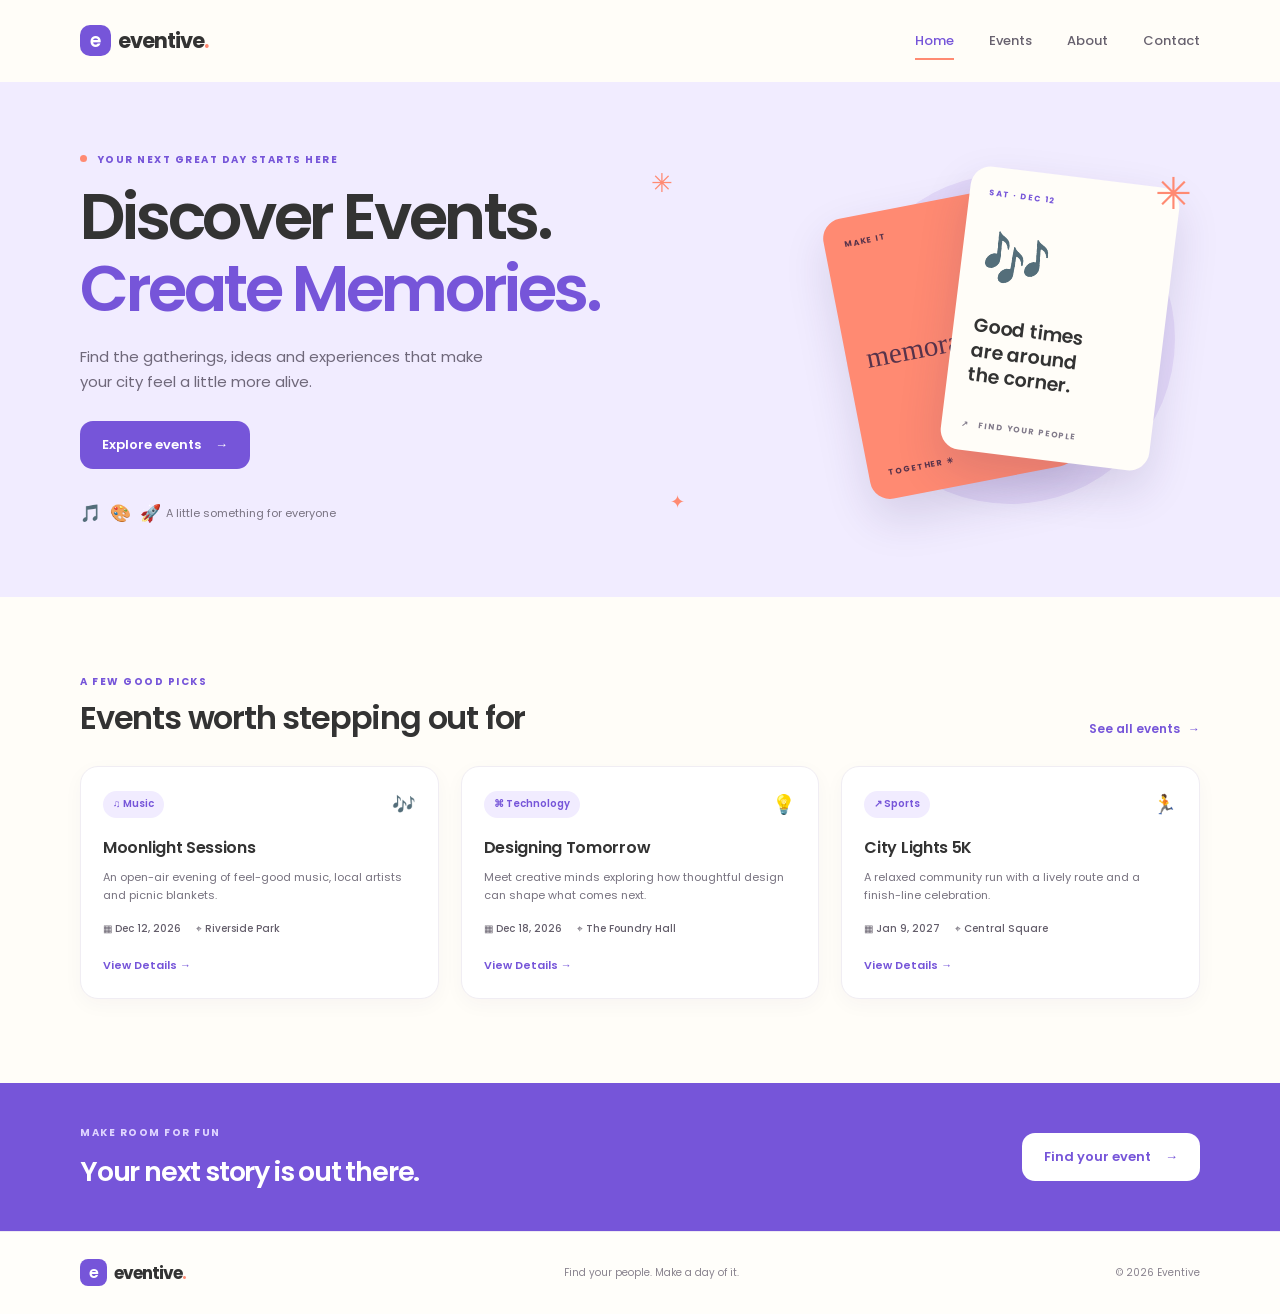
<file: index.html>
<!DOCTYPE html>
<html lang="en">
<head>
  <meta charset="UTF-8">
  <meta name="viewport" content="width=device-width, initial-scale=1.0">
  <meta name="description" content="Discover local music, technology, sports and creative events with Eventive.">
  <title>Eventive | Discover Events. Create Memories.</title>
  <link rel="preconnect" href="https://fonts.googleapis.com">
  <link rel="preconnect" href="https://fonts.gstatic.com" crossorigin>
  <link href="https://fonts.googleapis.com/css2?family=Poppins:wght@400;500;600;700&display=swap" rel="stylesheet">
  <link rel="stylesheet" href="style.css">
  <script src="script.js" defer></script>
</head>
<body>
  <header class="site-header">
    <div class="container nav-wrap">
      <a class="brand" href="index.html" aria-label="Eventive home"><span class="brand-mark">e</span>eventive<span class="brand-dot">.</span></a>
      <button class="menu-toggle" type="button" aria-expanded="false" aria-controls="primary-nav" aria-label="Open navigation menu"><span></span><span></span><span></span></button>
      <nav class="site-nav" id="primary-nav" aria-label="Main navigation">
        <a href="index.html" aria-current="page">Home</a>
        <a href="events.html">Events</a>
        <a href="about.html">About</a>
        <a href="contact.html">Contact</a>
      </nav>
    </div>
  </header>

  <main>
    <section class="hero">
      <div class="container hero-content">
        <p class="eyebrow"><span class="eyebrow-dot"></span> YOUR NEXT GREAT DAY STARTS HERE</p>
        <h1>Discover Events.<br><span>Create Memories.</span></h1>
        <p class="hero-copy">Find the gatherings, ideas and experiences that make your city feel a little more alive.</p>
        <a class="button button-primary" href="events.html">Explore events <span aria-hidden="true">→</span></a>
        <div class="hero-note"><span class="note-avatars" aria-hidden="true">🎵　🎨　🚀</span> A little something for everyone</div>
        <span class="hero-sparkle sparkle-one" aria-hidden="true">✳</span>
        <span class="hero-sparkle sparkle-two" aria-hidden="true">✦</span>
      </div>
      <div class="hero-art" aria-hidden="true">
        <div class="art-circle"></div>
        <div class="art-card art-card-back"><span>MAKE IT</span><strong>memorable</strong><span>TOGETHER ✳</span></div>
        <div class="art-card art-card-front"><span class="art-date">SAT · DEC 12</span><span class="art-emoji">🎶</span><strong>Good times<br>are around<br>the corner.</strong><span class="art-location">↗ &nbsp; FIND YOUR PEOPLE</span></div>
        <span class="art-star">✳</span>
      </div>
    </section>

    <section class="section container">
      <div class="section-heading">
        <div><p class="eyebrow">A FEW GOOD PICKS</p><h2>Events worth stepping out for</h2></div>
        <a class="text-link" href="events.html">See all events <span aria-hidden="true">→</span></a>
      </div>
      <div class="event-grid featured-grid" data-featured-events aria-live="polite">
        <p class="loading-message">Finding your next favorite event…</p>
      </div>
    </section>

    <section class="home-cta">
      <div class="container cta-inner">
        <div><p class="eyebrow">MAKE ROOM FOR FUN</p><h2>Your next story is out there.</h2></div>
        <a class="button button-light" href="events.html">Find your event <span aria-hidden="true">→</span></a>
      </div>
    </section>
  </main>

  <footer class="site-footer">
    <div class="container footer-inner">
      <a class="brand footer-brand" href="index.html"><span class="brand-mark">e</span>eventive<span class="brand-dot">.</span></a>
      <p>Find your people. Make a day of it.</p>
      <span>© 2026 Eventive</span>
    </div>
  </footer>
</body>
</html>
</file>
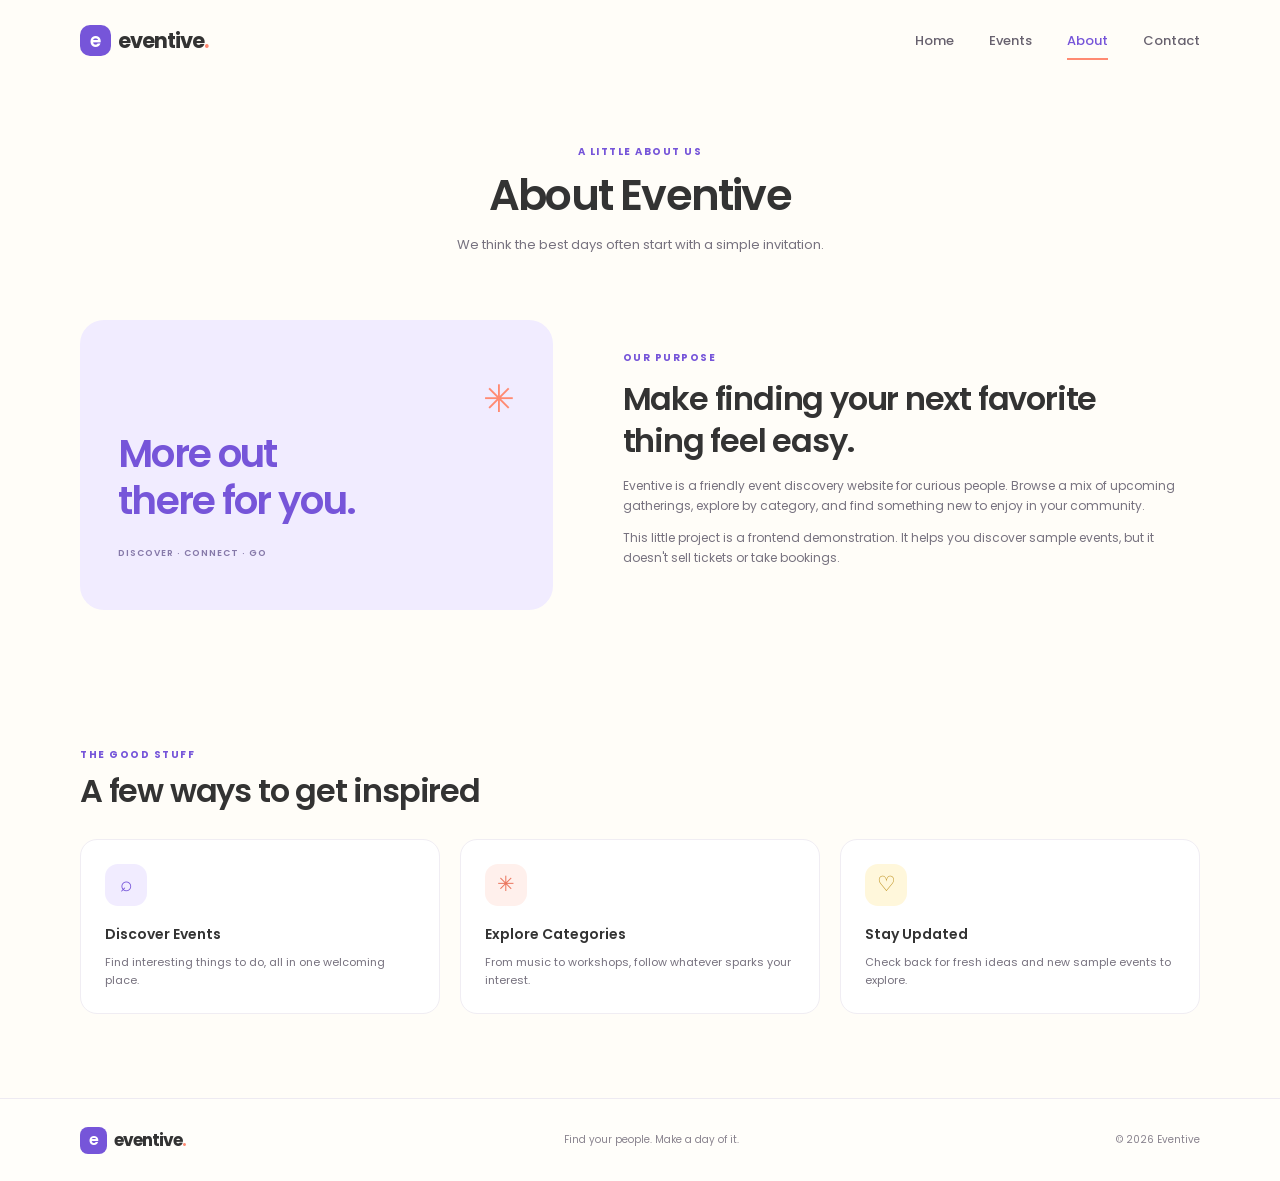
<file: about.html>
<!DOCTYPE html>
<html lang="en">
<head>
  <meta charset="UTF-8">
  <meta name="viewport" content="width=device-width, initial-scale=1.0">
  <meta name="description" content="Learn about Eventive, a simple place to discover interesting events and experiences.">
  <title>About | Eventive</title>
  <link rel="preconnect" href="https://fonts.googleapis.com">
  <link rel="preconnect" href="https://fonts.gstatic.com" crossorigin>
  <link href="https://fonts.googleapis.com/css2?family=Poppins:wght@400;500;600;700&display=swap" rel="stylesheet">
  <link rel="stylesheet" href="style.css">
  <script src="script.js" defer></script>
</head>
<body>
  <header class="site-header">
    <div class="container nav-wrap">
      <a class="brand" href="index.html" aria-label="Eventive home"><span class="brand-mark">e</span>eventive<span class="brand-dot">.</span></a>
      <button class="menu-toggle" type="button" aria-expanded="false" aria-controls="primary-nav" aria-label="Open navigation menu"><span></span><span></span><span></span></button>
      <nav class="site-nav" id="primary-nav" aria-label="Main navigation">
        <a href="index.html">Home</a>
        <a href="events.html">Events</a>
        <a href="about.html" aria-current="page">About</a>
        <a href="contact.html">Contact</a>
      </nav>
    </div>
  </header>

  <main>
    <section class="page-intro container">
      <p class="eyebrow">A LITTLE ABOUT US</p>
      <h1>About Eventive</h1>
      <p>We think the best days often start with a simple invitation.</p>
    </section>
    <section class="container about-story">
      <div class="story-art" aria-hidden="true"><span>✳</span><strong>More out<br>there for you.</strong><small>DISCOVER · CONNECT · GO</small></div>
      <div class="story-copy">
        <p class="eyebrow">OUR PURPOSE</p>
        <h2>Make finding your next favorite thing feel easy.</h2>
        <p>Eventive is a friendly event discovery website for curious people. Browse a mix of upcoming gatherings, explore by category, and find something new to enjoy in your community.</p>
        <p>This little project is a frontend demonstration. It helps you discover sample events, but it doesn't sell tickets or take bookings.</p>
      </div>
    </section>
    <section class="section container">
      <div class="section-heading"><div><p class="eyebrow">THE GOOD STUFF</p><h2>A few ways to get inspired</h2></div></div>
      <div class="feature-grid">
        <article class="feature-card"><span class="feature-icon icon-purple" aria-hidden="true">⌕</span><h3>Discover Events</h3><p>Find interesting things to do, all in one welcoming place.</p></article>
        <article class="feature-card"><span class="feature-icon icon-coral" aria-hidden="true">✳</span><h3>Explore Categories</h3><p>From music to workshops, follow whatever sparks your interest.</p></article>
        <article class="feature-card"><span class="feature-icon icon-yellow" aria-hidden="true">♡</span><h3>Stay Updated</h3><p>Check back for fresh ideas and new sample events to explore.</p></article>
      </div>
    </section>
  </main>

  <footer class="site-footer">
    <div class="container footer-inner">
      <a class="brand footer-brand" href="index.html"><span class="brand-mark">e</span>eventive<span class="brand-dot">.</span></a>
      <p>Find your people. Make a day of it.</p>
      <span>© 2026 Eventive</span>
    </div>
  </footer>
</body>
</html>
</file>
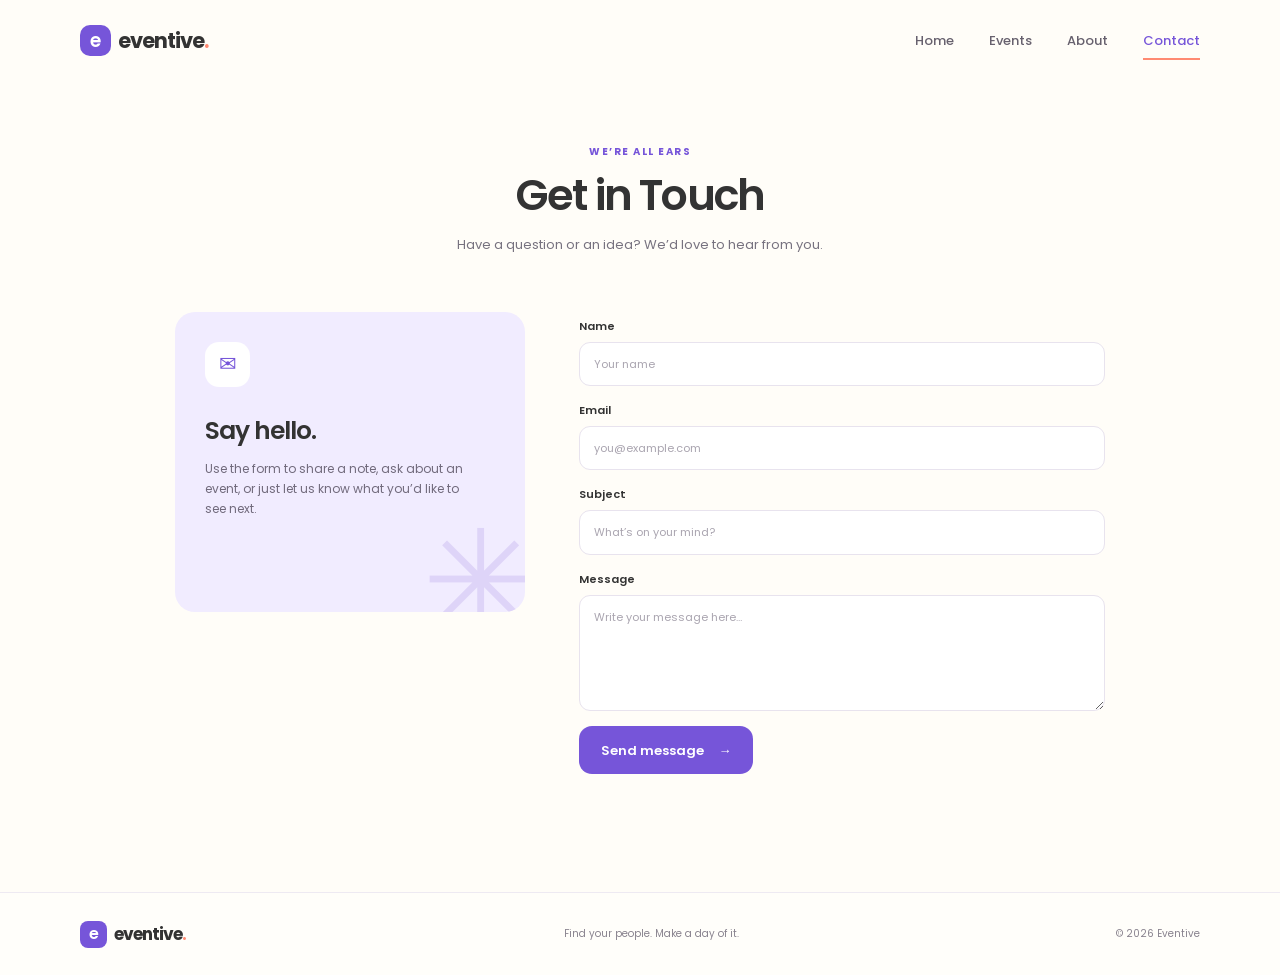
<file: contact.html>
<!DOCTYPE html>
<html lang="en">
<head>
  <meta charset="UTF-8">
  <meta name="viewport" content="width=device-width, initial-scale=1.0">
  <meta name="description" content="Get in touch with Eventive using our simple contact form.">
  <title>Contact | Eventive</title>
  <link rel="preconnect" href="https://fonts.googleapis.com">
  <link rel="preconnect" href="https://fonts.gstatic.com" crossorigin>
  <link href="https://fonts.googleapis.com/css2?family=Poppins:wght@400;500;600;700&display=swap" rel="stylesheet">
  <link rel="stylesheet" href="style.css">
  <script src="script.js" defer></script>
</head>
<body>
  <header class="site-header">
    <div class="container nav-wrap">
      <a class="brand" href="index.html" aria-label="Eventive home"><span class="brand-mark">e</span>eventive<span class="brand-dot">.</span></a>
      <button class="menu-toggle" type="button" aria-expanded="false" aria-controls="primary-nav" aria-label="Open navigation menu"><span></span><span></span><span></span></button>
      <nav class="site-nav" id="primary-nav" aria-label="Main navigation">
        <a href="index.html">Home</a>
        <a href="events.html">Events</a>
        <a href="about.html">About</a>
        <a href="contact.html" aria-current="page">Contact</a>
      </nav>
    </div>
  </header>

  <main>
    <section class="page-intro container">
      <p class="eyebrow">WE’RE ALL EARS</p>
      <h1>Get in Touch</h1>
      <p>Have a question or an idea? We’d love to hear from you.</p>
    </section>
    <section class="container contact-layout">
      <aside class="contact-note">
        <span class="contact-note-icon" aria-hidden="true">✉</span>
        <h2>Say hello.</h2>
        <p>Use the form to share a note, ask about an event, or just let us know what you’d like to see next.</p>
        <span class="note-decoration" aria-hidden="true">✳</span>
      </aside>
      <form class="contact-form" data-contact-form novalidate>
        <div class="form-row">
          <label for="name">Name</label>
          <input id="name" name="name" type="text" placeholder="Your name" required>
        </div>
        <div class="form-row">
          <label for="email">Email</label>
          <input id="email" name="email" type="email" placeholder="you@example.com" required>
        </div>
        <div class="form-row">
          <label for="subject">Subject</label>
          <input id="subject" name="subject" type="text" placeholder="What’s on your mind?" required>
        </div>
        <div class="form-row">
          <label for="message">Message</label>
          <textarea id="message" name="message" rows="5" placeholder="Write your message here…" required></textarea>
        </div>
        <button class="button button-primary" type="submit">Send message <span aria-hidden="true">→</span></button>
        <p class="form-feedback" data-form-feedback role="status" aria-live="polite"></p>
      </form>
    </section>
  </main>

  <footer class="site-footer">
    <div class="container footer-inner">
      <a class="brand footer-brand" href="index.html"><span class="brand-mark">e</span>eventive<span class="brand-dot">.</span></a>
      <p>Find your people. Make a day of it.</p>
      <span>© 2026 Eventive</span>
    </div>
  </footer>
</body>
</html>
</file>
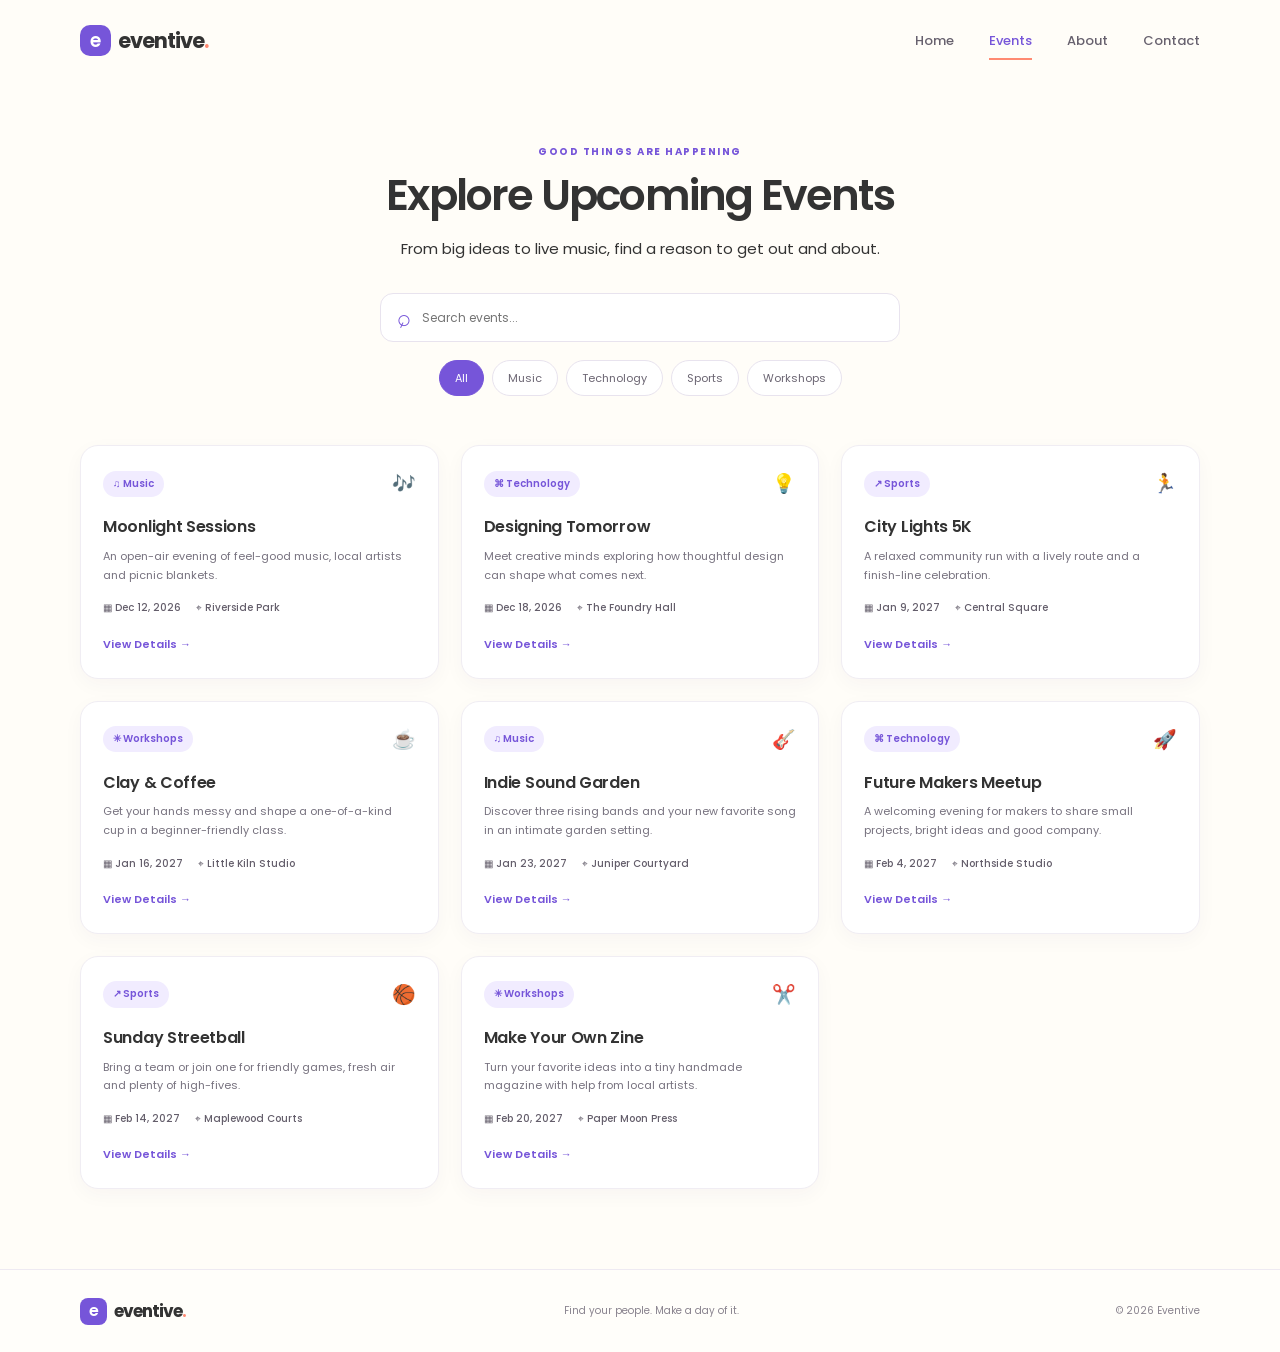
<file: events.html>
<!DOCTYPE html>
<html lang="en">
<head>
  <meta charset="UTF-8">
  <meta name="viewport" content="width=device-width, initial-scale=1.0">
  <meta name="description" content="Browse upcoming music, technology, sports and workshop events with Eventive.">
  <title>Explore Events | Eventive</title>
  <link rel="preconnect" href="https://fonts.googleapis.com">
  <link rel="preconnect" href="https://fonts.gstatic.com" crossorigin>
  <link href="https://fonts.googleapis.com/css2?family=Poppins:wght@400;500;600;700&display=swap" rel="stylesheet">
  <link rel="stylesheet" href="style.css">
  <script src="script.js" defer></script>
</head>
<body>
  <header class="site-header">
    <div class="container nav-wrap">
      <a class="brand" href="index.html" aria-label="Eventive home"><span class="brand-mark">e</span>eventive<span class="brand-dot">.</span></a>
      <button class="menu-toggle" type="button" aria-expanded="false" aria-controls="primary-nav" aria-label="Open navigation menu"><span></span><span></span><span></span></button>
      <nav class="site-nav" id="primary-nav" aria-label="Main navigation">
        <a href="index.html">Home</a>
        <a href="events.html" aria-current="page">Events</a>
        <a href="about.html">About</a>
        <a href="contact.html">Contact</a>
      </nav>
    </div>
  </header>

  <main>
    <section class="page-intro container">
      <p class="eyebrow">GOOD THINGS ARE HAPPENING</p>
      <h1>Explore Upcoming Events</h1>
      <p>From big ideas to live music, find a reason to get out and about.</p>
      <div class="event-tools">
        <label class="search-box"><span aria-hidden="true">⌕</span><span class="visually-hidden">Search events by title</span><input type="search" id="event-search" placeholder="Search events..." autocomplete="off"></label>
        <div class="filter-list" role="group" aria-label="Filter events by category">
          <button class="filter-button is-active" type="button" data-category="All" aria-pressed="true">All</button>
          <button class="filter-button" type="button" data-category="Music" aria-pressed="false">Music</button>
          <button class="filter-button" type="button" data-category="Technology" aria-pressed="false">Technology</button>
          <button class="filter-button" type="button" data-category="Sports" aria-pressed="false">Sports</button>
          <button class="filter-button" type="button" data-category="Workshops" aria-pressed="false">Workshops</button>
        </div>
      </div>
    </section>
    <section class="container event-list-section" aria-label="Upcoming events">
      <div class="event-grid" data-events-grid aria-live="polite">
        <p class="loading-message">Loading events…</p>
      </div>
      <p class="empty-message" data-empty-message hidden>No events match your search. Try another title or category.</p>
    </section>
  </main>

  <footer class="site-footer">
    <div class="container footer-inner">
      <a class="brand footer-brand" href="index.html"><span class="brand-mark">e</span>eventive<span class="brand-dot">.</span></a>
      <p>Find your people. Make a day of it.</p>
      <span>© 2026 Eventive</span>
    </div>
  </footer>
</body>
</html>
</file>
<file: style.css>
:root {
  --purple: #7655D9;
  --purple-dark: #6142c2;
  --coral: #FF8A72;
  --cream: #FFFDF8;
  --lavender: #F1ECFF;
  --ink: #333333;
  --muted: #77727f;
  --line: #eeeaf2;
  --shadow: 0 12px 32px rgba(55, 39, 93, 0.08);
}

* { box-sizing: border-box; }

html { scroll-behavior: smooth; }

body {
  margin: 0;
  background: var(--cream);
  color: var(--ink);
  font-family: "Poppins", Arial, sans-serif;
  font-size: 15px;
  line-height: 1.65;
}

a { color: inherit; text-decoration: none; }
button, input, textarea { font: inherit; }
button, a { -webkit-tap-highlight-color: transparent; }

.container { width: min(1120px, calc(100% - 48px)); margin-inline: auto; }
.visually-hidden { position: absolute; width: 1px; height: 1px; padding: 0; margin: -1px; overflow: hidden; clip: rect(0, 0, 0, 0); white-space: nowrap; border: 0; }

.site-header { position: relative; z-index: 5; background: var(--cream); }
.nav-wrap { min-height: 82px; display: flex; align-items: center; justify-content: space-between; }
.brand { display: inline-flex; align-items: center; gap: 7px; color: var(--ink); font-size: 21px; font-weight: 700; letter-spacing: -1px; }
.brand-mark { width: 31px; height: 31px; display: grid; place-items: center; border-radius: 10px; background: var(--purple); color: white; font-size: 19px; font-weight: 600; letter-spacing: 0; }
.brand-dot { margin-left: -7px; color: var(--coral); }
.site-nav { display: flex; align-items: center; gap: 35px; }
.site-nav a { position: relative; color: #67616e; font-size: 13px; font-weight: 500; transition: color .2s ease; }
.site-nav a:hover, .site-nav a[aria-current="page"] { color: var(--purple); }
.site-nav a[aria-current="page"]::after { position: absolute; right: 0; bottom: -8px; left: 0; height: 2px; background: var(--coral); content: ""; }
.menu-toggle { display: none; width: 42px; height: 42px; padding: 11px; border: 1px solid var(--line); border-radius: 12px; background: white; cursor: pointer; }
.menu-toggle span { display: block; height: 2px; margin: 4px 0; border-radius: 2px; background: var(--ink); }

.hero { position: relative; min-height: 500px; display: flex; align-items: center; overflow: hidden; background: var(--lavender); }
.hero-content { position: relative; z-index: 1; padding-block: 70px; }
.eyebrow { margin: 0 0 12px; color: var(--purple); font-size: 10px; font-weight: 700; letter-spacing: 1.5px; }
.eyebrow-dot { display: inline-block; width: 7px; height: 7px; margin-right: 7px; border-radius: 50%; background: var(--coral); vertical-align: 1px; }
.hero h1 { max-width: 610px; margin: 0; font-size: clamp(42px, 5vw, 64px); font-weight: 600; letter-spacing: -3.4px; line-height: 1.14; }
.hero h1 span { color: var(--purple); }
.hero-copy { max-width: 420px; margin: 19px 0 26px; color: #6f687a; font-size: 15px; }
.button { min-height: 48px; display: inline-flex; align-items: center; justify-content: center; gap: 14px; padding: 0 22px; border: 0; border-radius: 13px; font-size: 13px; font-weight: 600; cursor: pointer; transition: transform .2s ease, box-shadow .2s ease, background .2s ease; }
.button:hover { transform: translateY(-2px); box-shadow: 0 9px 18px rgba(83, 60, 151, .18); }
.button-primary { background: var(--purple); color: white; }
.button-primary:hover { background: var(--purple-dark); }
.hero-note { display: flex; align-items: center; gap: 9px; margin-top: 30px; color: #797382; font-size: 11px; }
.note-avatars { font-size: 17px; letter-spacing: -4px; }
.hero-art { position: absolute; top: 0; right: max(calc((100vw - 1120px) / 2), 24px); width: 410px; height: 100%; }
.art-circle { position: absolute; top: 50%; left: 55px; width: 330px; height: 330px; border-radius: 50%; background: #e4dafa; transform: translateY(-50%); }
.art-card { position: absolute; width: 210px; height: 285px; display: flex; flex-direction: column; justify-content: space-between; padding: 20px; border-radius: 20px; box-shadow: 0 20px 45px rgba(51, 35, 95, .15); }
.art-card-back { top: 118px; left: 55px; background: var(--coral); color: #58334b; transform: rotate(-11deg); }
.art-card-back span, .art-location, .art-date { font-size: 8px; font-weight: 700; letter-spacing: 1px; }
.art-card-back strong { font-family: Georgia, serif; font-size: 29px; font-weight: 400; line-height: 1.05; }
.art-card-front { top: 94px; left: 165px; background: #fffdf8; transform: rotate(7deg); }
.art-date { color: var(--purple); }
.art-emoji { font-size: 55px; line-height: 1; }
.art-card-front strong { font-size: 19px; font-weight: 600; line-height: 1.3; }
.art-location { color: #817a8a; }
.art-star { position: absolute; top: 76px; right: 8px; color: var(--coral); font-size: 44px; }
.hero-sparkle { position: absolute; color: var(--coral); }
.sparkle-one { top: 80px; left: 51%; font-size: 26px; }
.sparkle-two { right: 46%; bottom: 80px; font-size: 18px; }

.section { padding-block: 77px 84px; }
.section-heading { display: flex; align-items: end; justify-content: space-between; gap: 20px; margin-bottom: 27px; }
.section-heading .eyebrow { margin-bottom: 7px; }
.section-heading h2, .story-copy h2, .cta-inner h2 { margin: 0; font-size: clamp(24px, 3vw, 32px); font-weight: 600; letter-spacing: -1.2px; line-height: 1.3; }
.text-link { flex: 0 0 auto; color: var(--purple); font-size: 12px; font-weight: 600; }
.text-link span { margin-left: 5px; }
.event-grid { display: grid; grid-template-columns: repeat(3, minmax(0, 1fr)); gap: 22px; }
.event-card { min-width: 0; padding: 22px; border: 1px solid #f0edf3; border-radius: 18px; background: white; box-shadow: 0 6px 20px rgba(55, 39, 93, .035); transition: transform .2s ease, box-shadow .2s ease; }
.event-card:hover { transform: translateY(-4px); box-shadow: var(--shadow); }
.card-top { display: flex; align-items: center; justify-content: space-between; gap: 10px; margin-bottom: 17px; }
.category-tag { display: inline-flex; align-items: center; gap: 6px; padding: 5px 10px; border-radius: 20px; background: var(--lavender); color: var(--purple); font-size: 10px; font-weight: 600; }
.card-emoji { font-size: 19px; }
.event-card h3 { margin: 0 0 8px; font-size: 16px; font-weight: 600; letter-spacing: -.3px; line-height: 1.4; }
.event-card p { margin: 0; color: var(--muted); font-size: 11px; line-height: 1.7; }
.event-meta { display: flex; flex-wrap: wrap; gap: 7px 15px; margin-top: 16px; color: #645e6b; font-size: 10px; font-weight: 500; }
.event-meta span { display: inline-flex; align-items: center; gap: 5px; }
.event-card-link { display: inline-block; margin-top: 18px; color: var(--purple); font-size: 11px; font-weight: 600; }
.event-card-link:hover { color: var(--purple-dark); text-decoration: underline; }
.loading-message { grid-column: 1 / -1; color: var(--muted); font-size: 13px; }

.home-cta { padding-block: 42px; background: var(--purple); color: white; }
.cta-inner { display: flex; align-items: center; justify-content: space-between; gap: 22px; }
.cta-inner .eyebrow { color: #dfd5ff; }
.cta-inner h2 { font-size: 27px; }
.button-light { background: white; color: var(--purple); }

.page-intro { padding-block: 62px 34px; text-align: center; }
.page-intro .eyebrow { margin-bottom: 8px; }
.page-intro h1 { margin: 0; font-size: clamp(32px, 4vw, 43px); font-weight: 600; letter-spacing: -1.8px; line-height: 1.25; }
.page-intro > p:last-child { margin: 12px 0 0; color: var(--muted); font-size: 13px; }
.event-tools { max-width: 820px; margin: 31px auto 0; }
.search-box { max-width: 520px; height: 49px; display: flex; align-items: center; gap: 10px; margin: 0 auto 18px; padding: 0 15px; border: 1px solid #e8e3ee; border-radius: 13px; background: white; color: var(--purple); }
.search-box > span:first-child { font-size: 24px; line-height: 1; transform: rotate(-20deg); }
.search-box input { width: 100%; border: 0; outline: 0; background: transparent; color: var(--ink); font-size: 12px; }
.search-box:focus-within { border-color: var(--purple); box-shadow: 0 0 0 3px rgba(118, 85, 217, .1); }
.filter-list { display: flex; flex-wrap: wrap; justify-content: center; gap: 8px; }
.filter-button { padding: 8px 15px; border: 1px solid #e8e3ee; border-radius: 22px; background: white; color: #6c6673; font-size: 11px; cursor: pointer; transition: background .2s ease, color .2s ease, border-color .2s ease; }
.filter-button:hover, .filter-button.is-active { border-color: var(--purple); background: var(--purple); color: white; }
.event-list-section { padding-block: 15px 80px; }
.empty-message { padding: 36px 15px; color: var(--muted); text-align: center; font-size: 13px; }

.about-story { display: grid; grid-template-columns: .9fr 1.1fr; align-items: center; gap: 70px; padding-block: 30px 60px; }
.story-art { min-height: 290px; display: flex; flex-direction: column; align-items: flex-start; justify-content: center; padding: 38px; border-radius: 24px; background: var(--lavender); color: var(--purple); }
.story-art > span { align-self: flex-end; color: var(--coral); font-size: 38px; }
.story-art strong { font-size: clamp(28px, 4vw, 39px); font-weight: 600; letter-spacing: -1.7px; line-height: 1.2; }
.story-art small { margin-top: 22px; color: #8679a9; font-size: 9px; font-weight: 600; letter-spacing: 1px; }
.story-copy h2 { max-width: 510px; margin-bottom: 15px; }
.story-copy > p:not(.eyebrow) { color: var(--muted); font-size: 12px; }
.feature-grid { display: grid; grid-template-columns: repeat(3, 1fr); gap: 20px; }
.feature-card { padding: 24px; border: 1px solid #f0edf3; border-radius: 17px; background: white; }
.feature-icon { width: 42px; height: 42px; display: grid; place-items: center; margin-bottom: 17px; border-radius: 13px; font-size: 21px; }
.icon-purple { background: var(--lavender); color: var(--purple); }
.icon-coral { background: #fff0ec; color: #eb775f; }
.icon-yellow { background: #fff7db; color: #bc8e18; }
.feature-card h3 { margin: 0 0 7px; font-size: 14px; font-weight: 600; }
.feature-card p { margin: 0; color: var(--muted); font-size: 11px; }

.contact-layout { max-width: 930px; display: grid; grid-template-columns: .8fr 1.2fr; gap: 54px; padding-block: 22px 82px; }
.contact-note { position: relative; min-height: 300px; align-self: start; overflow: hidden; padding: 30px; border-radius: 20px; background: var(--lavender); }
.contact-note-icon { width: 45px; height: 45px; display: grid; place-items: center; border-radius: 14px; background: white; color: var(--purple); font-size: 21px; }
.contact-note h2 { margin: 23px 0 8px; font-size: 25px; font-weight: 600; letter-spacing: -1px; }
.contact-note p { max-width: 270px; margin: 0; color: #716a7c; font-size: 12px; }
.note-decoration { position: absolute; right: -14px; bottom: -39px; color: #ded4f8; font-size: 140px; line-height: 1; }
.contact-form { padding: 5px 0; }
.form-row { display: flex; flex-direction: column; gap: 7px; margin-bottom: 15px; }
.form-row label { font-size: 11px; font-weight: 600; }
.form-row input, .form-row textarea { width: 100%; padding: 12px 14px; border: 1px solid #e8e3ee; border-radius: 11px; outline: 0; background: white; color: var(--ink); font-size: 11px; resize: vertical; }
.form-row input:focus, .form-row textarea:focus { border-color: var(--purple); box-shadow: 0 0 0 3px rgba(118, 85, 217, .1); }
.form-row input::placeholder, .form-row textarea::placeholder { color: #aaa5b0; }
.form-feedback { min-height: 20px; margin: 11px 0 0; color: #2d8056; font-size: 11px; font-weight: 500; }
.form-feedback.is-error { color: #bd4d43; }
.form-disclaimer { margin: 2px 0 0; color: #8a8490; font-size: 10px; }

.site-footer { border-top: 1px solid var(--line); background: #fffefa; }
.footer-inner { min-height: 82px; display: flex; align-items: center; justify-content: space-between; gap: 18px; }
.footer-brand { font-size: 17px; }
.footer-brand .brand-mark { width: 27px; height: 27px; border-radius: 8px; font-size: 16px; }
.footer-inner p, .footer-inner > span { color: #89838e; font-size: 10px; }

@media (max-width: 900px) {
  .hero { min-height: 460px; }
  .hero h1 { font-size: 53px; }
  .hero-art { right: 0; width: 360px; transform: scale(.88); transform-origin: center right; }
  .hero-content { width: 100%; }
  .hero-copy { max-width: 360px; }
  .event-grid { gap: 15px; }
  .event-card { padding: 18px; }
  .about-story { gap: 40px; }
}

@media (max-width: 680px) {
  .container { width: min(100% - 36px, 520px); }
  .nav-wrap { min-height: 70px; }
  .menu-toggle { display: block; }
  .site-nav { position: absolute; top: 62px; right: 18px; left: 18px; display: none; align-items: stretch; gap: 0; padding: 8px 16px; border: 1px solid var(--line); border-radius: 14px; background: white; box-shadow: var(--shadow); }
  .site-nav.is-open { display: flex; flex-direction: column; }
  .site-nav a { padding: 11px 4px; }
  .site-nav a[aria-current="page"]::after { right: auto; bottom: 6px; width: 24px; }
  .hero { min-height: 690px; align-items: flex-start; }
  .hero-content { padding-top: 57px; }
  .hero h1 { font-size: clamp(41px, 11vw, 56px); letter-spacing: -2.7px; }
  .hero-copy { max-width: 420px; font-size: 13px; }
  .hero-art { top: 330px; right: 50%; width: 360px; height: 350px; transform: translateX(50%) scale(.82); transform-origin: top center; }
  .sparkle-one { top: 45px; left: auto; right: 15%; }
  .sparkle-two { right: 28%; bottom: auto; top: 295px; }
  .section { padding-block: 55px 62px; }
  .section-heading { align-items: flex-start; }
  .section-heading h2 { max-width: 340px; font-size: 25px; }
  .text-link { margin-top: 20px; font-size: 10px; }
  .event-grid, .feature-grid { grid-template-columns: 1fr; }
  .event-card { padding: 21px; }
  .home-cta { padding-block: 32px; }
  .cta-inner { align-items: flex-start; flex-direction: column; }
  .cta-inner h2 { font-size: 24px; }
  .page-intro { padding-block: 48px 27px; }
  .page-intro h1 { font-size: 34px; letter-spacing: -1.4px; }
  .page-intro > p:last-child { max-width: 370px; margin-inline: auto; }
  .event-tools { margin-top: 24px; }
  .filter-list { gap: 7px; }
  .filter-button { padding: 7px 12px; font-size: 10px; }
  .event-list-section { padding-block: 10px 60px; }
  .about-story { grid-template-columns: 1fr; gap: 30px; padding-block: 10px 38px; }
  .story-art { min-height: 245px; }
  .feature-card { padding: 21px; }
  .contact-layout { grid-template-columns: 1fr; gap: 24px; padding-block: 10px 60px; }
  .contact-note { min-height: 220px; }
  .footer-inner { min-height: 100px; flex-wrap: wrap; justify-content: center; gap: 4px 18px; padding-block: 18px; }
  .footer-inner p { order: 3; width: 100%; margin: 0; text-align: center; }
}

@media (prefers-reduced-motion: reduce) {
  html { scroll-behavior: auto; }
  *, *::before, *::after { transition-duration: .01ms !important; }
}
</file>
